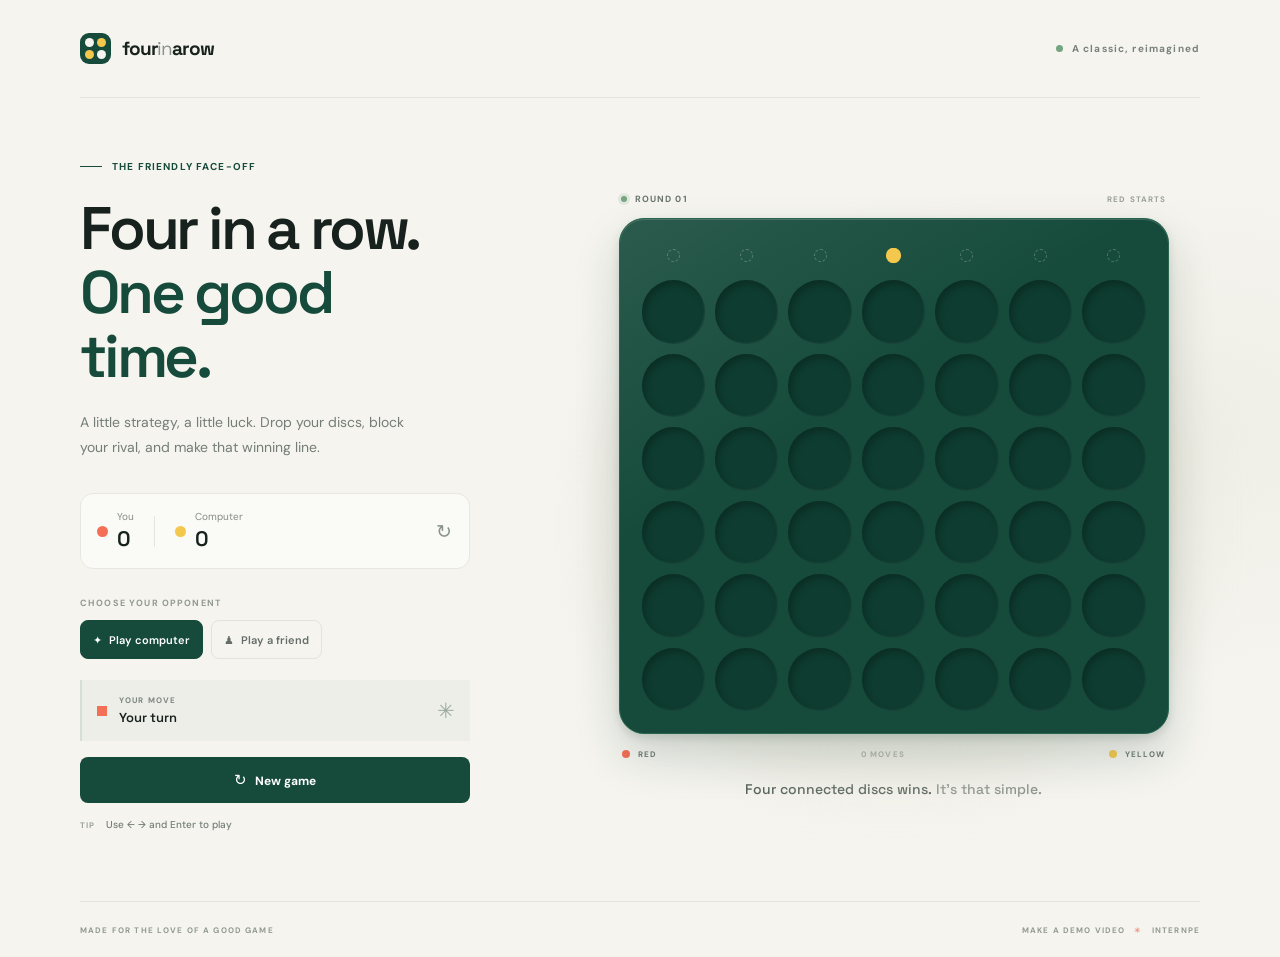
<file: index.html>
<!doctype html>
<html lang="en">
  <head>
    <meta charset="utf-8">
    <meta name="viewport" content="width=device-width, initial-scale=1">
    <meta name="theme-color" content="#f5f4ef">
    <meta name="description" content="A bright, playful game of Connect Four. Challenge a friend or take on the computer.">
    <title>Four in a Row — Connect Four</title>
    <link rel="preconnect" href="https://fonts.googleapis.com">
    <link rel="preconnect" href="https://fonts.gstatic.com" crossorigin>
    <link href="https://fonts.googleapis.com/css2?family=DM+Sans:wght@400;500;600;700&family=Space+Grotesk:wght@400;500;600;700&display=swap" rel="stylesheet">
    <link rel="stylesheet" href="styles.css">
    <script src="game.js" defer></script>
  </head>
  <body>
    <main class="page-shell">
      <header class="topbar">
        <a class="wordmark" href="#" aria-label="Four in a Row home">
          <span class="brand-mark" aria-hidden="true"><i></i><i></i><i></i><i></i></span>
          <span>four<span class="wordmark-light">in</span>arow</span>
        </a>
        <span class="project-label"><span class="label-dot"></span> A classic, reimagined</span>
      </header>

      <section class="game-layout" aria-label="Connect Four game">
        <div class="intro">
          <p class="eyebrow"><span class="eyebrow-line"></span> THE FRIENDLY FACE-OFF</p>
          <h1>Four in a row.<br><span>One good time.</span></h1>
          <p class="intro-copy">A little strategy, a little luck. Drop your discs, block your rival, and make that winning line.</p>

          <section class="score-card" aria-label="Match score">
            <div class="score-player">
              <span class="player-dot player-dot-red"></span>
              <div><span class="score-name" id="red-name">You</span><strong id="red-score">0</strong></div>
            </div>
            <span class="score-divider" aria-hidden="true"></span>
            <div class="score-player">
              <span class="player-dot player-dot-yellow"></span>
              <div><span class="score-name" id="yellow-name">Computer</span><strong id="yellow-score">0</strong></div>
            </div>
            <button class="reset-score" id="reset-score" type="button" aria-label="Reset match scores" title="Reset scores">↻</button>
          </section>

          <div class="mode-block">
            <p class="section-label">CHOOSE YOUR OPPONENT</p>
            <div class="mode-picker" role="group" aria-label="Game mode">
              <button class="mode-button is-active" id="mode-computer" type="button" aria-pressed="true">
                <span aria-hidden="true">✦</span> Play computer
              </button>
              <button class="mode-button" id="mode-friend" type="button" aria-pressed="false">
                <span aria-hidden="true">♟</span> Play a friend
              </button>
            </div>
          </div>

          <div class="turn-card" aria-live="polite">
            <span class="turn-indicator player-dot-red" id="turn-indicator"></span>
            <div>
              <span class="turn-overline" id="turn-overline">YOUR MOVE</span>
              <strong id="game-status">Your turn</strong>
            </div>
            <span class="turn-sparkle" aria-hidden="true">✳</span>
          </div>

          <button class="new-game-button" id="new-game" type="button">
            <span aria-hidden="true">↻</span> New game
          </button>
          <p class="keyboard-hint">TIP <span>Use ← → and Enter to play</span></p>
        </div>

        <div class="board-stage">
          <div class="board-topline">
            <span><span class="live-dot"></span> <span id="round-label">ROUND 01</span></span>
            <span class="board-note" id="board-note">RED STARTS</span>
          </div>
          <div class="board-frame">
            <div class="board-glow" aria-hidden="true"></div>
            <div class="board" id="board" aria-label="Connect Four board, 7 columns and 6 rows"></div>
          </div>
          <div class="board-footer">
            <span><span class="player-dot player-dot-red"></span> RED</span>
            <span class="move-count" id="move-count">0 MOVES</span>
            <span><span class="player-dot player-dot-yellow"></span> YELLOW</span>
          </div>
          <p class="board-caption">Four connected discs wins. <span>It's that simple.</span></p>
        </div>
      </section>

      <footer class="footer">
        <span>MADE FOR THE LOVE OF A GOOD GAME</span>
        <span><a class="footer-video" href="video-studio.html">MAKE A DEMO VIDEO</a> <span class="footer-star">✳</span> INTERNPE</span>
      </footer>
    </main>
    <div class="toast" id="toast" role="status" aria-live="polite"></div>
  </body>
</html>
</file>
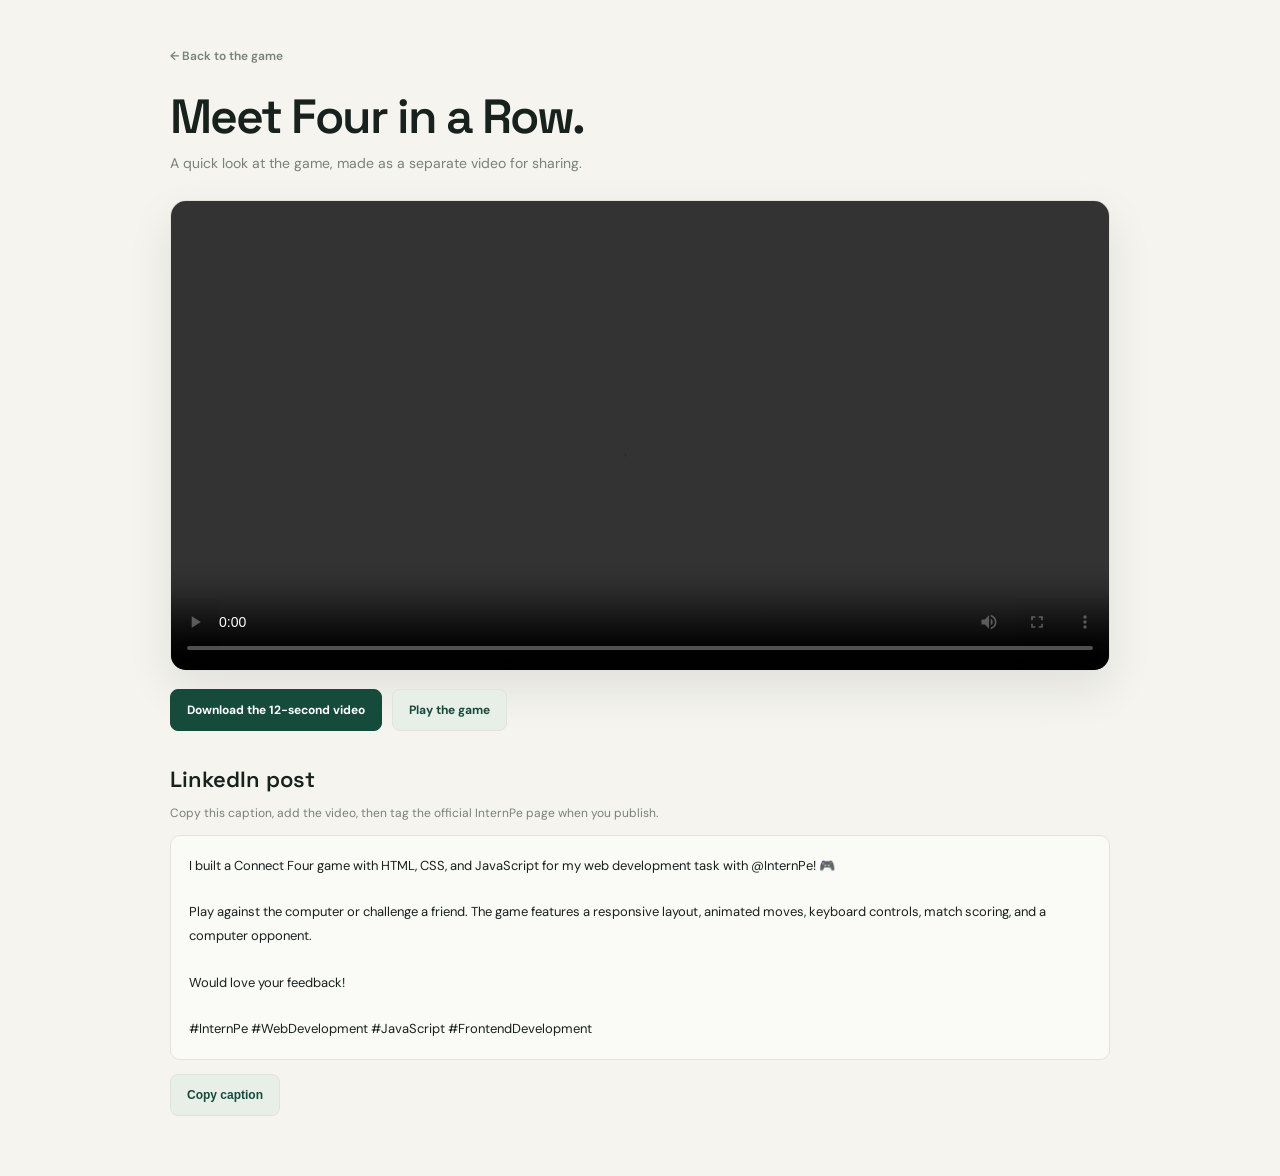
<file: video-studio.html>
<!doctype html>
<html lang="en">
  <head>
    <meta charset="utf-8">
    <meta name="viewport" content="width=device-width, initial-scale=1">
    <meta name="theme-color" content="#f5f4ef">
    <meta name="description" content="Watch and download the Four in a Row gameplay demo video.">
    <title>Demo video — Four in a Row</title>
    <link rel="preconnect" href="https://fonts.googleapis.com">
    <link rel="preconnect" href="https://fonts.gstatic.com" crossorigin>
    <link href="https://fonts.googleapis.com/css2?family=DM+Sans:wght@400;500;600;700&family=Space+Grotesk:wght@400;500;600;700&display=swap" rel="stylesheet">
    <style>
      :root {
        color-scheme: light;
        --paper: #f5f4ef;
        --ink: #17211d;
        --muted: #78817b;
        --green: #164b3b;
        font-family: "DM Sans", sans-serif;
        font-synthesis: none;
      }

      * { box-sizing: border-box; }

      body {
        min-width: 320px;
        min-height: 100vh;
        margin: 0;
        color: var(--ink);
        background: var(--paper);
      }

      main {
        width: min(940px, calc(100% - 40px));
        margin: 0 auto;
        padding: 44px 0 60px;
      }

      a { color: var(--green); text-decoration: none; }

      .back-link {
        display: inline-flex;
        align-items: center;
        gap: 8px;
        color: var(--muted);
        font-size: 12px;
        font-weight: 600;
      }

      h1 {
        margin: 26px 0 8px;
        font: 600 clamp(34px, 5vw, 48px)/1.1 "Space Grotesk", sans-serif;
        letter-spacing: -2px;
      }

      .description {
        margin: 0 0 24px;
        color: var(--muted);
        font-size: 14px;
        line-height: 1.7;
      }

      .video-frame {
        overflow: hidden;
        border: 1px solid #e3e3da;
        border-radius: 16px;
        background: #e8e7df;
        box-shadow: 0 18px 46px rgb(23 33 29 / 9%);
      }

      video {
        display: block;
        width: 100%;
        height: auto;
      }

      .video-actions {
        display: flex;
        flex-wrap: wrap;
        gap: 10px;
        margin: 18px 0 34px;
      }

      .action-button {
        min-height: 42px;
        display: inline-flex;
        align-items: center;
        justify-content: center;
        padding: 0 16px;
        border: 1px solid #dfe3dc;
        border-radius: 8px;
        color: var(--green);
        background: #e8eee8;
        font-size: 12px;
        font-weight: 700;
      }

      .action-button.primary {
        border-color: var(--green);
        color: white;
        background: var(--green);
      }

      h2 {
        margin: 0 0 8px;
        font: 600 22px "Space Grotesk", sans-serif;
      }

      .caption-hint,
      .copy-status {
        color: var(--muted);
        font-size: 12px;
      }

      .caption {
        margin: 14px 0;
        padding: 18px;
        border: 1px solid #e5e4dc;
        border-radius: 10px;
        background: rgb(255 255 255 / 54%);
        font-size: 13px;
        line-height: 1.8;
        white-space: pre-wrap;
      }

      @media (max-width: 560px) {
        main { padding-top: 30px; }
      }
    </style>
  </head>
  <body>
    <main>
      <a class="back-link" href="index.html">← Back to the game</a>
      <h1>Meet Four in a Row.</h1>
      <p class="description">A quick look at the game, made as a separate video for sharing.</p>
      <div class="video-frame">
        <video controls playsinline preload="metadata" aria-label="Four in a Row gameplay demo">
          <source src="four-in-a-row-demo.mp4" type="video/mp4">
          Your browser can't play this video. Use the download link below.
        </video>
      </div>
      <div class="video-actions">
        <a class="action-button primary" href="four-in-a-row-demo.mp4" download>Download the 12-second video</a>
        <a class="action-button" href="index.html">Play the game</a>
      </div>

      <section aria-labelledby="linkedin-heading">
        <h2 id="linkedin-heading">LinkedIn post</h2>
        <p class="caption-hint">Copy this caption, add the video, then tag the official InternPe page when you publish.</p>
        <p class="caption" id="caption">I built a Connect Four game with HTML, CSS, and JavaScript for my web development task with @InternPe! 🎮

Play against the computer or challenge a friend. The game features a responsive layout, animated moves, keyboard controls, match scoring, and a computer opponent.

Would love your feedback!

#InternPe #WebDevelopment #JavaScript #FrontendDevelopment</p>
        <button class="action-button" id="copy-caption" type="button">Copy caption</button>
        <span class="copy-status" id="copy-status" role="status" aria-live="polite"></span>
      </section>
    </main>
    <script>
      const copyButton = document.querySelector("#copy-caption");
      const caption = document.querySelector("#caption");
      const status = document.querySelector("#copy-status");

      copyButton.addEventListener("click", async () => {
        try {
          await navigator.clipboard.writeText(caption.textContent);
          status.textContent = "Caption copied.";
        } catch (error) {
          status.textContent = "Clipboard access was blocked. Select and copy the caption above.";
        }
      });
    </script>
  </body>
</html>
</file>
<file: styles.css>
:root {
  color-scheme: light;
  --paper: #f5f4ef;
  --ink: #17211d;
  --muted: #78817b;
  --green: #164b3b;
  --green-dark: #103c30;
  --red: #f36f56;
  --yellow: #f4c84c;
  --line: #e4e3dc;
  font-family: "DM Sans", sans-serif;
  font-synthesis: none;
  text-rendering: optimizeLegibility;
}

* {
  box-sizing: border-box;
}

body {
  min-width: 320px;
  min-height: 100vh;
  margin: 0;
  color: var(--ink);
  background:
    radial-gradient(ellipse at 87% 45%, rgb(230 229 216 / 44%), transparent 34rem),
    var(--paper);
}

button {
  font: inherit;
}

.page-shell {
  width: min(1120px, calc(100% - 72px));
  min-height: 100vh;
  margin: 0 auto;
  display: flex;
  flex-direction: column;
}

.topbar {
  height: 98px;
  display: flex;
  align-items: center;
  justify-content: space-between;
  border-bottom: 1px solid var(--line);
}

.wordmark {
  display: inline-flex;
  align-items: center;
  gap: 11px;
  color: var(--ink);
  font: 700 19px "Space Grotesk", sans-serif;
  letter-spacing: -1.15px;
  text-decoration: none;
}

.wordmark-light {
  color: #8b938d;
  font-weight: 400;
}

.brand-mark {
  width: 31px;
  height: 31px;
  padding: 5px;
  display: grid;
  grid-template-columns: repeat(2, 1fr);
  gap: 3px;
  border-radius: 9px;
  background: var(--green);
}

.brand-mark i {
  border-radius: 50%;
  background: var(--paper);
}

.brand-mark i:nth-child(2),
.brand-mark i:nth-child(3) {
  background: var(--yellow);
}

.project-label,
.board-topline,
.board-footer,
.footer,
.keyboard-hint,
.eyebrow,
.section-label,
.turn-overline,
.board-note {
  font-size: 10px;
  font-weight: 700;
  letter-spacing: 1.15px;
}

.project-label {
  display: flex;
  align-items: center;
  gap: 9px;
  color: var(--muted);
}

.label-dot,
.live-dot {
  width: 7px;
  height: 7px;
  flex: 0 0 auto;
  border-radius: 50%;
  background: #75a481;
}

.game-layout {
  flex: 1;
  display: grid;
  grid-template-columns: minmax(290px, 0.78fr) minmax(440px, 1.22fr);
  align-items: center;
  gap: clamp(52px, 9vw, 128px);
  padding: 62px 0 70px;
}

.intro {
  max-width: 390px;
}

.eyebrow {
  display: flex;
  align-items: center;
  gap: 10px;
  margin: 0 0 24px;
  color: var(--green);
}

.eyebrow-line {
  width: 22px;
  height: 1px;
  background: var(--green);
}

h1 {
  margin: 0;
  font: 600 clamp(43px, 5vw, 60px)/1.07 "Space Grotesk", sans-serif;
  letter-spacing: -3.2px;
}

h1 span {
  color: var(--green);
}

.intro-copy {
  max-width: 340px;
  margin: 20px 0 32px;
  color: #747d76;
  font-size: 14px;
  line-height: 1.85;
}

.score-card {
  position: relative;
  display: flex;
  align-items: center;
  gap: 20px;
  padding: 16px 42px 16px 16px;
  border: 1px solid #e8e7df;
  border-radius: 13px;
  background: rgb(255 255 255 / 54%);
}

.score-player {
  display: flex;
  align-items: center;
  gap: 9px;
}

.player-dot {
  display: inline-block;
  width: 11px;
  height: 11px;
  flex: 0 0 auto;
  border-radius: 50%;
}

.player-dot-red {
  background: var(--red);
}

.player-dot-yellow {
  background: var(--yellow);
}

.score-player > div {
  display: grid;
  gap: 2px;
}

.score-name {
  color: #858c86;
  font-size: 10px;
}

.score-player strong {
  font: 600 21px "Space Grotesk", sans-serif;
}

.score-divider {
  width: 1px;
  height: 31px;
  background: var(--line);
}

.reset-score {
  position: absolute;
  top: 50%;
  right: 12px;
  width: 27px;
  height: 27px;
  transform: translateY(-50%);
  border: 0;
  border-radius: 7px;
  color: #8b938d;
  background: transparent;
  cursor: pointer;
  font-size: 19px;
  transition: background 160ms ease, color 160ms ease;
}

.reset-score:hover {
  color: var(--green);
  background: #eeeee7;
}

.mode-block {
  margin: 28px 0 21px;
}

.section-label {
  margin: 0 0 11px;
  color: #939990;
  font-size: 9px;
}

.mode-picker {
  display: flex;
  gap: 8px;
}

.mode-button {
  min-height: 39px;
  padding: 0 12px;
  border: 1px solid #e3e3da;
  border-radius: 8px;
  color: #646d67;
  background: transparent;
  cursor: pointer;
  font-size: 11px;
  font-weight: 600;
  transition: color 160ms ease, background 160ms ease, border 160ms ease;
}

.mode-button span {
  margin-right: 4px;
}

.mode-button.is-active {
  border-color: var(--green);
  color: white;
  background: var(--green);
}

.mode-button:focus-visible,
.new-game-button:focus-visible,
.reset-score:focus-visible,
.drop-column:focus-visible,
.cell:focus-visible {
  outline: 3px solid #e7ae47;
  outline-offset: 3px;
}

.turn-card {
  min-height: 61px;
  display: flex;
  align-items: center;
  gap: 12px;
  padding: 11px 15px;
  border-left: 2px solid #d5dfd8;
  background: #eeeee8;
}

.turn-indicator {
  width: 10px;
  height: 10px;
}

.turn-card > div {
  display: grid;
  gap: 4px;
}

.turn-overline {
  color: #7d867f;
  font-size: 8px;
}

.turn-card strong {
  font: 600 13px "Space Grotesk", sans-serif;
}

.turn-sparkle {
  margin-left: auto;
  color: #9bab9f;
  font-size: 21px;
}

.new-game-button {
  width: 100%;
  min-height: 46px;
  margin-top: 16px;
  border: 0;
  border-radius: 8px;
  color: #fff;
  background: var(--green);
  cursor: pointer;
  font-size: 12px;
  font-weight: 700;
  transition: background 160ms ease, transform 160ms ease;
}

.new-game-button:hover {
  transform: translateY(-1px);
  background: var(--green-dark);
}

.new-game-button span {
  margin-right: 5px;
  font-size: 15px;
}

.keyboard-hint {
  margin: 15px 0 0;
  color: #99a098;
  font-size: 8px;
}

.keyboard-hint span {
  margin-left: 7px;
  color: #737d75;
  font-size: 10px;
  font-weight: 500;
  letter-spacing: 0;
}

.board-stage {
  width: 100%;
  max-width: 550px;
  justify-self: center;
}

.board-topline,
.board-footer {
  display: flex;
  align-items: center;
  justify-content: space-between;
}

.board-topline {
  margin: 0 2px 13px;
  color: #69746d;
  font-size: 9px;
}

.board-topline > span:first-child,
.board-footer > span:first-child,
.board-footer > span:last-child {
  display: inline-flex;
  align-items: center;
  gap: 8px;
}

.live-dot {
  width: 6px;
  height: 6px;
  box-shadow: 0 0 0 3px rgb(117 164 129 / 16%);
}

.board-note {
  color: #9aa198;
  font-size: 8px;
}

.board-frame {
  position: relative;
  isolation: isolate;
}

.board-glow {
  position: absolute;
  z-index: -1;
  inset: 9% -3% -9%;
  border-radius: 44%;
  background: rgb(224 222 208 / 45%);
  filter: blur(28px);
}

.board {
  position: relative;
  display: grid;
  grid-template-columns: repeat(7, minmax(0, 1fr));
  gap: clamp(5px, 1vw, 10px);
  padding: clamp(13px, 2.2vw, 22px);
  border: 1px solid #28644f;
  border-radius: clamp(17px, 2.7vw, 25px);
  background:
    linear-gradient(148deg, rgb(255 255 255 / 9%), transparent 38%),
    var(--green);
  box-shadow:
    0 22px 45px rgb(30 69 52 / 18%),
    0 4px 8px rgb(23 45 34 / 13%),
    inset 0 1px 0 rgb(255 255 255 / 17%);
}

.column {
  min-width: 0;
  display: grid;
  grid-template-rows: 29px repeat(6, minmax(0, 1fr));
  gap: clamp(5px, 1vw, 10px);
}

.drop-column {
  display: grid;
  place-items: center;
  padding: 0;
  border: 0;
  border-radius: 8px;
  color: transparent;
  background: transparent;
  cursor: pointer;
}

.drop-column::before {
  width: 11px;
  height: 11px;
  border: 1px dashed rgb(255 255 255 / 26%);
  border-radius: 50%;
  content: "";
  transition: transform 140ms ease, background 140ms ease, border-color 140ms ease;
}

.drop-column:hover::before,
.drop-column.is-selected::before {
  transform: scale(1.18);
  border-color: var(--yellow);
  background: var(--yellow);
}

.drop-column:disabled {
  cursor: not-allowed;
}

.drop-column:disabled::before {
  opacity: 0.15;
}

.cell {
  position: relative;
  min-width: 0;
  aspect-ratio: 1;
  overflow: hidden;
  padding: 0;
  border: 0;
  border-radius: 50%;
  background: #0e3c30;
  box-shadow:
    inset 3px 4px 7px rgb(0 0 0 / 25%),
    inset -1px -1px 2px rgb(255 255 255 / 7%);
  cursor: pointer;
}

.cell:disabled {
  cursor: default;
}

.disc {
  position: absolute;
  inset: 0;
  display: block;
  border-radius: 50%;
  transform: translateY(-125%);
}

.cell[data-player="1"] .disc {
  background: radial-gradient(circle at 34% 29%, #ffad95, var(--red) 53%, #df5c48 100%);
  box-shadow: inset 0 2px 3px rgb(255 255 255 / 35%), 0 2px 5px rgb(4 37 26 / 20%);
  animation: drop-in 340ms cubic-bezier(.2, .8, .25, 1.1) both;
}

.cell[data-player="2"] .disc {
  background: radial-gradient(circle at 34% 29%, #ffe994, var(--yellow) 55%, #e6b83d 100%);
  box-shadow: inset 0 2px 3px rgb(255 255 255 / 48%), 0 2px 5px rgb(4 37 26 / 20%);
  animation: drop-in 340ms cubic-bezier(.2, .8, .25, 1.1) both;
}

.cell.is-winning .disc {
  animation: win-pulse 700ms ease-in-out infinite alternate;
}

.board-footer {
  margin: 15px 3px 0;
  color: #707a72;
  font-size: 8px;
}

.board-footer .player-dot {
  width: 8px;
  height: 8px;
}

.move-count {
  color: #989f97;
  font-size: 8px;
}

.board-caption {
  margin: 21px 0 0;
  color: #4f5d54;
  text-align: center;
  font: 500 14px "Space Grotesk", sans-serif;
}

.board-caption span {
  color: #8b938c;
}

.footer {
  min-height: 56px;
  display: flex;
  align-items: center;
  justify-content: space-between;
  border-top: 1px solid var(--line);
  color: #929991;
  font-size: 8px;
}

.footer-star {
  margin: 0 6px;
  color: var(--red);
}

.footer-video {
  color: inherit;
  text-decoration: none;
}

.footer-video:hover {
  color: var(--green);
}

.toast {
  position: fixed;
  right: 22px;
  bottom: 20px;
  z-index: 3;
  max-width: min(330px, calc(100% - 32px));
  padding: 12px 16px;
  transform: translateY(12px);
  border-radius: 9px;
  color: #fff;
  background: #17211d;
  box-shadow: 0 6px 24px rgb(0 0 0 / 14%);
  opacity: 0;
  pointer-events: none;
  font-size: 12px;
  transition: opacity 180ms ease, transform 180ms ease;
}

.toast.is-visible {
  transform: translateY(0);
  opacity: 1;
}

@keyframes drop-in {
  from { transform: translateY(-125%); }
  to { transform: translateY(0); }
}

@keyframes win-pulse {
  from { filter: brightness(1); }
  to { filter: brightness(1.24); }
}

@media (max-width: 760px) {
  .page-shell {
    width: min(100% - 40px, 570px);
  }

  .topbar {
    height: 74px;
  }

  .game-layout {
    grid-template-columns: 1fr;
    gap: 44px;
    padding: 43px 0 48px;
  }

  .intro {
    max-width: none;
  }

  h1 {
    font-size: clamp(45px, 10vw, 58px);
  }

  .intro-copy {
    margin-bottom: 24px;
  }

  .score-card {
    max-width: 360px;
  }

  .mode-block {
    margin: 24px 0 17px;
  }

  .turn-card,
  .new-game-button,
  .keyboard-hint {
    max-width: 360px;
  }

  .board-stage {
    max-width: 500px;
  }
}

@media (max-width: 420px) {
  .page-shell {
    width: calc(100% - 32px);
  }

  .project-label {
    font-size: 8px;
    letter-spacing: 0.6px;
  }

  .game-layout {
    gap: 35px;
  }

  .board {
    gap: 4px;
    padding: 11px;
  }

  .column {
    grid-template-rows: 24px repeat(6, minmax(0, 1fr));
    gap: 4px;
  }

  .footer {
    gap: 8px;
    font-size: 7px;
    letter-spacing: 0.7px;
  }
}

@media (prefers-reduced-motion: reduce) {
  *,
  *::before,
  *::after {
    scroll-behavior: auto !important;
    animation-duration: 0.01ms !important;
    animation-iteration-count: 1 !important;
    transition-duration: 0.01ms !important;
  }
}
</file>
